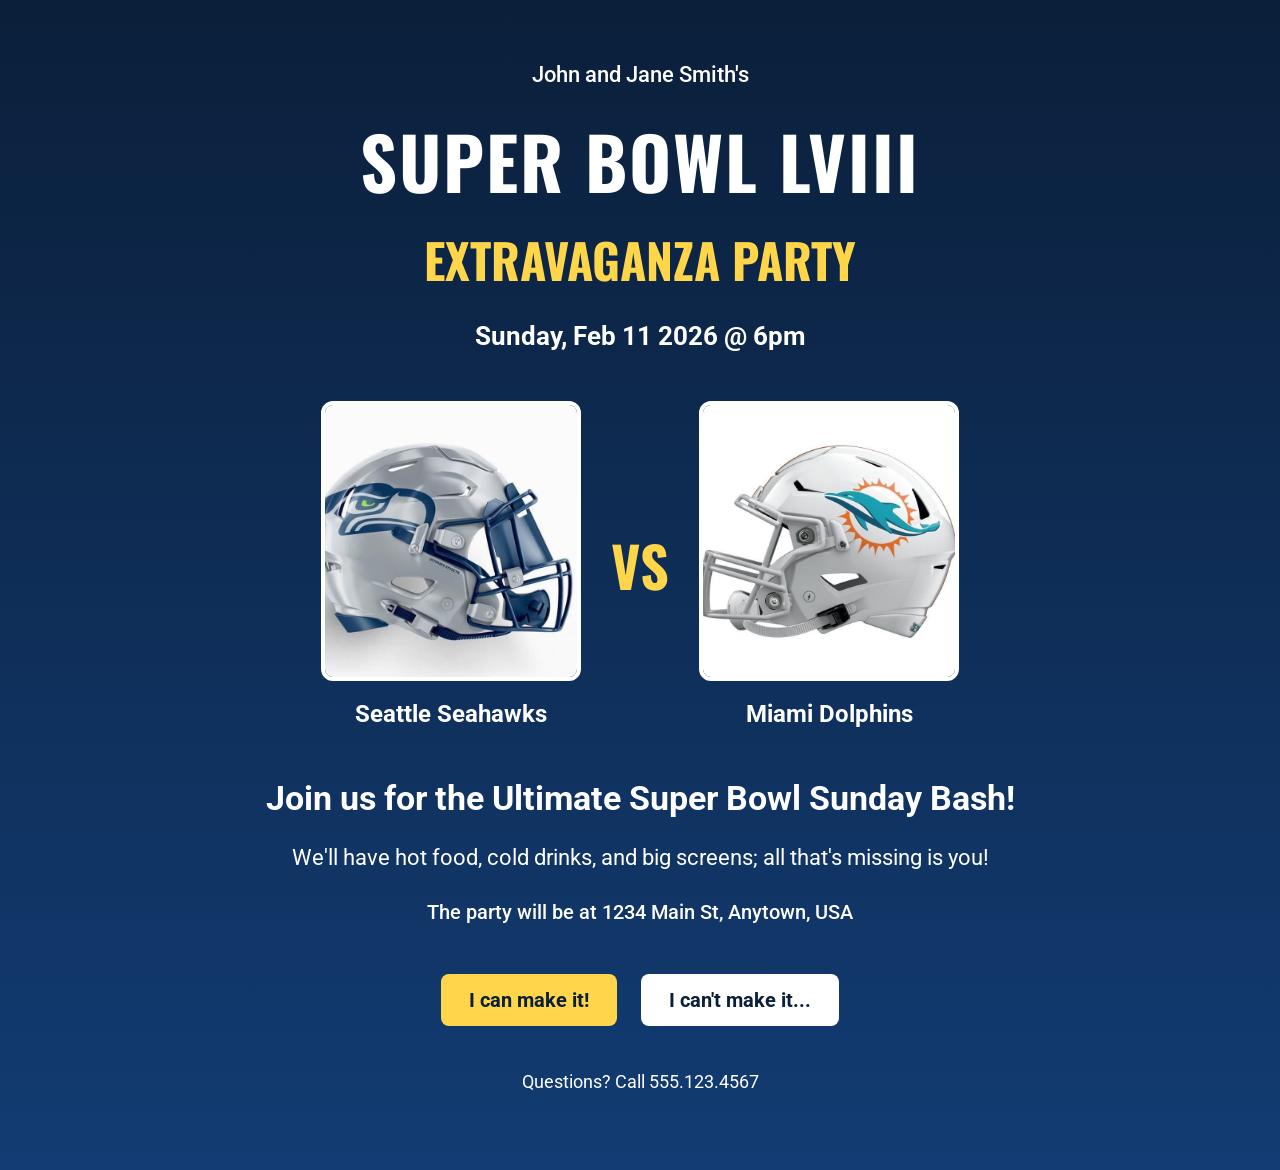
<file: final-eval/index.html>
<!DOCTYPE html>
<html lang="en">
<head>
    <meta charset="UTF-8">
    <meta name="viewport" content="width=device-width, initial-scale=1.0">
    <title>Super Bowl Party</title>
    <link rel="stylesheet" href="css/style.css">
    <link rel="preconnect" href="https://fonts.googleapis.com">
    <link rel="preconnect" href="https://fonts.gstatic.com" crossorigin>
    <link href="https://fonts.googleapis.com/css2?family=Oswald:wght@400;600;700&family=Roboto:wght@400;500;700&display=swap" rel="stylesheet">
</head>
<body>
    <div class="page-container">

        <p class="hosts">John and Jane Smith's</p>

        <div class="title-block">
            <h1>Super Bowl LVIII</h1>
            <h2>Extravaganza Party</h2>
        </div>

        <p class="date-time">Sunday, Feb 11 2026 @ 6pm</p>

        <div class="teams-section">
            <div class="team">
                <img src="images/seahawks.jpg" alt="Seattle Seahawks team image">
                <h3>Seattle Seahawks</h3>
            </div>

            <div class="vs-text">VS</div>

            <div class="team">
                <img src="images/dolphins.jpg" alt="Miami Dolphins team image">
                <h3>Miami Dolphins</h3>
            </div>
        </div>

        <div class="info-section">
            <p class="main-message">Join us for the Ultimate Super Bowl Sunday Bash!</p>

            <p class="sub-message">
                We'll have hot food, cold drinks, and big screens; all that's missing is you!
            </p>

            <p class="location">The party will be at 1234 Main St, Anytown, USA</p>
        </div>

        <div class="buttons">
            <a href="#" class="rsvp-button yes-button">I can make it!</a>
            <a href="#" class="rsvp-button no-button">I can't make it...</a>
        </div>

        <p class="contact">Questions? Call 555.123.4567</p>

    </div>
</body>
</html>
</file>
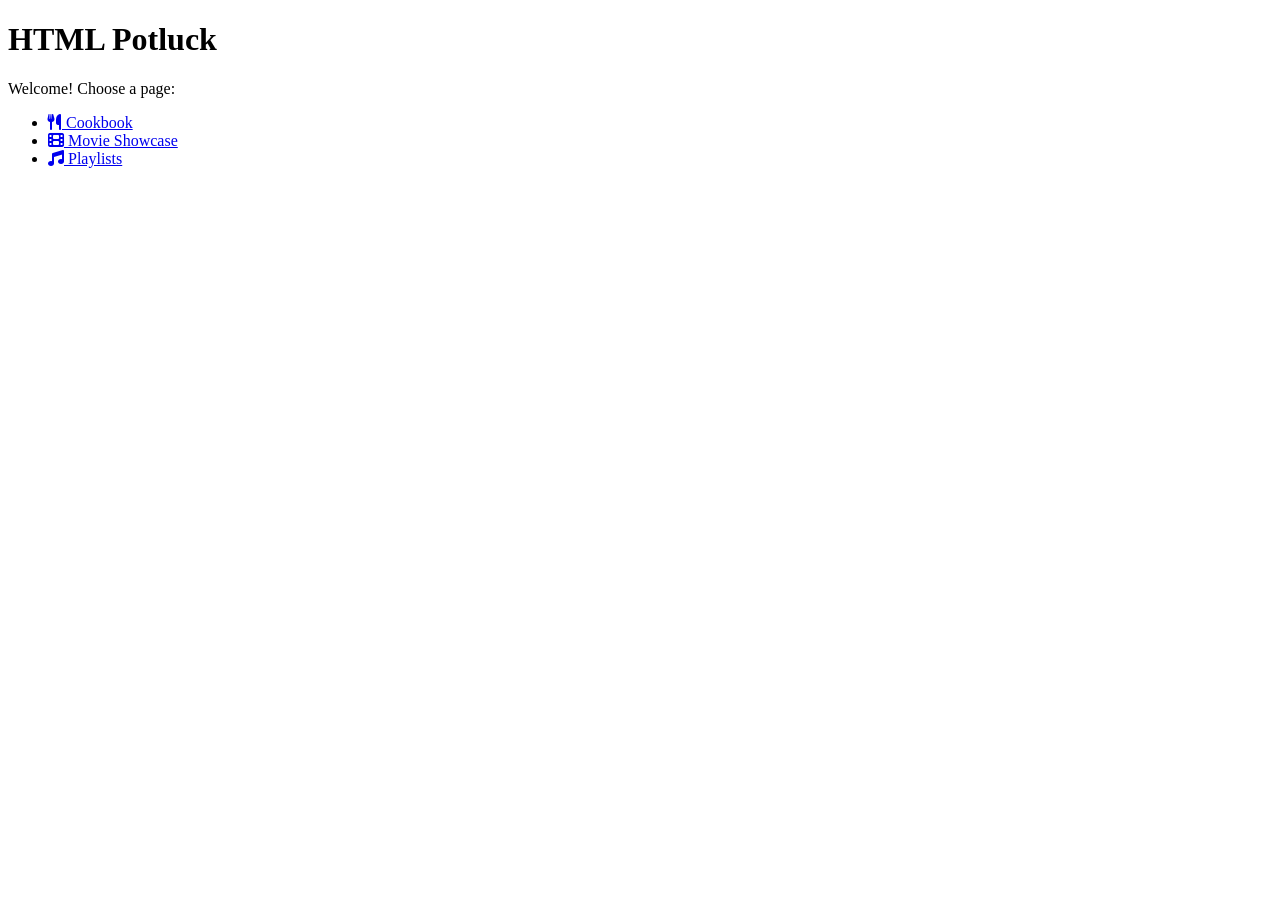
<file: html-potluck/index.html>
<!DOCTYPE html>
<html lang="en">
<head>
    <meta charset="UTF-8">
    <meta name="viewport" content="width=device-width, initial-scale=1.0">
    <title>HTML Potluck</title>
    <link rel="stylesheet" href="https://cdnjs.cloudflare.com/ajax/libs/font-awesome/6.5.0/css/all.min.css">
</head>
<body>
    <h1>HTML Potluck</h1>
    <p>Welcome! Choose a page:</p>

    <ul>
        <li><a href="cookbook.html"><i class="fa-solid fa-utensils"></i> Cookbook</a></li>
        <li><a href="movie-showcase.html"><i class="fa-solid fa-film"></i> Movie Showcase</a></li>
        <li><a href="playlists.html"><i class="fa-solid fa-music"></i> Playlists</a></li>
    </ul>
</body>
</html>
</file>
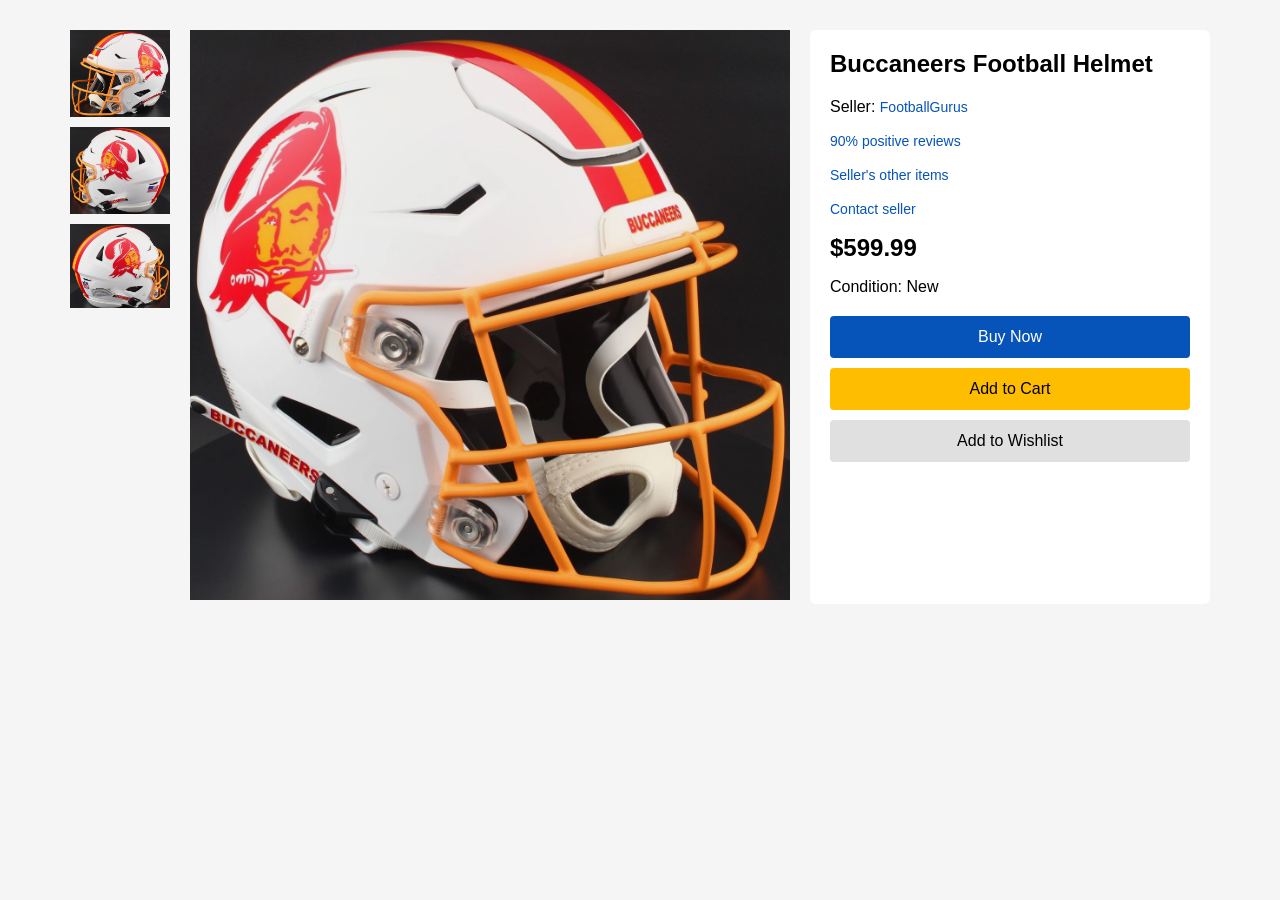
<file: mebay-product-page/index.html>
<!DOCTYPE html>
<html lang="en">
    <head>
        <meta charset="UTF-8">
        <meta name="viewport" content="width=device-width, initial-scale=1.0">
        <title>Mebay-Product-Page</title>
        <link href="css/style.css" rel="stylesheet">
    </head>
    <body>
        <div class="container">

    <div class="left-column">
        <img src="images/extra1.png" alt="Thumbnail 1">
        <img src="images/extra2.png" alt="Thumbnail 2">
        <img src="images/extra3.png" alt="Thumbnail 3">
    </div>

    <div class="middle-column">
        <img src="images/Main.png" alt="Main product image">
    </div>

    <div class="right-column">

        <h2>Buccaneers Football Helmet</h2>

        <p>
            Seller: <a href="#">FootballGurus</a>
        </p>

        <p>
            <a href="#">90% positive reviews</a>
        </p>

        <p>
            <a href="#">Seller's other items</a>
        </p>

        <p>
            <a href="#">Contact seller</a>
        </p>

        <div class="price">$599.99</div>

        <p class="condition">Condition: New</p>

        <button class="buy-btn">Buy Now</button>
        <button class="cart-btn">Add to Cart</button>
        <button class="wishlist-btn">Add to Wishlist</button>

    </div>

</div>
    </body>
</html>
</file>
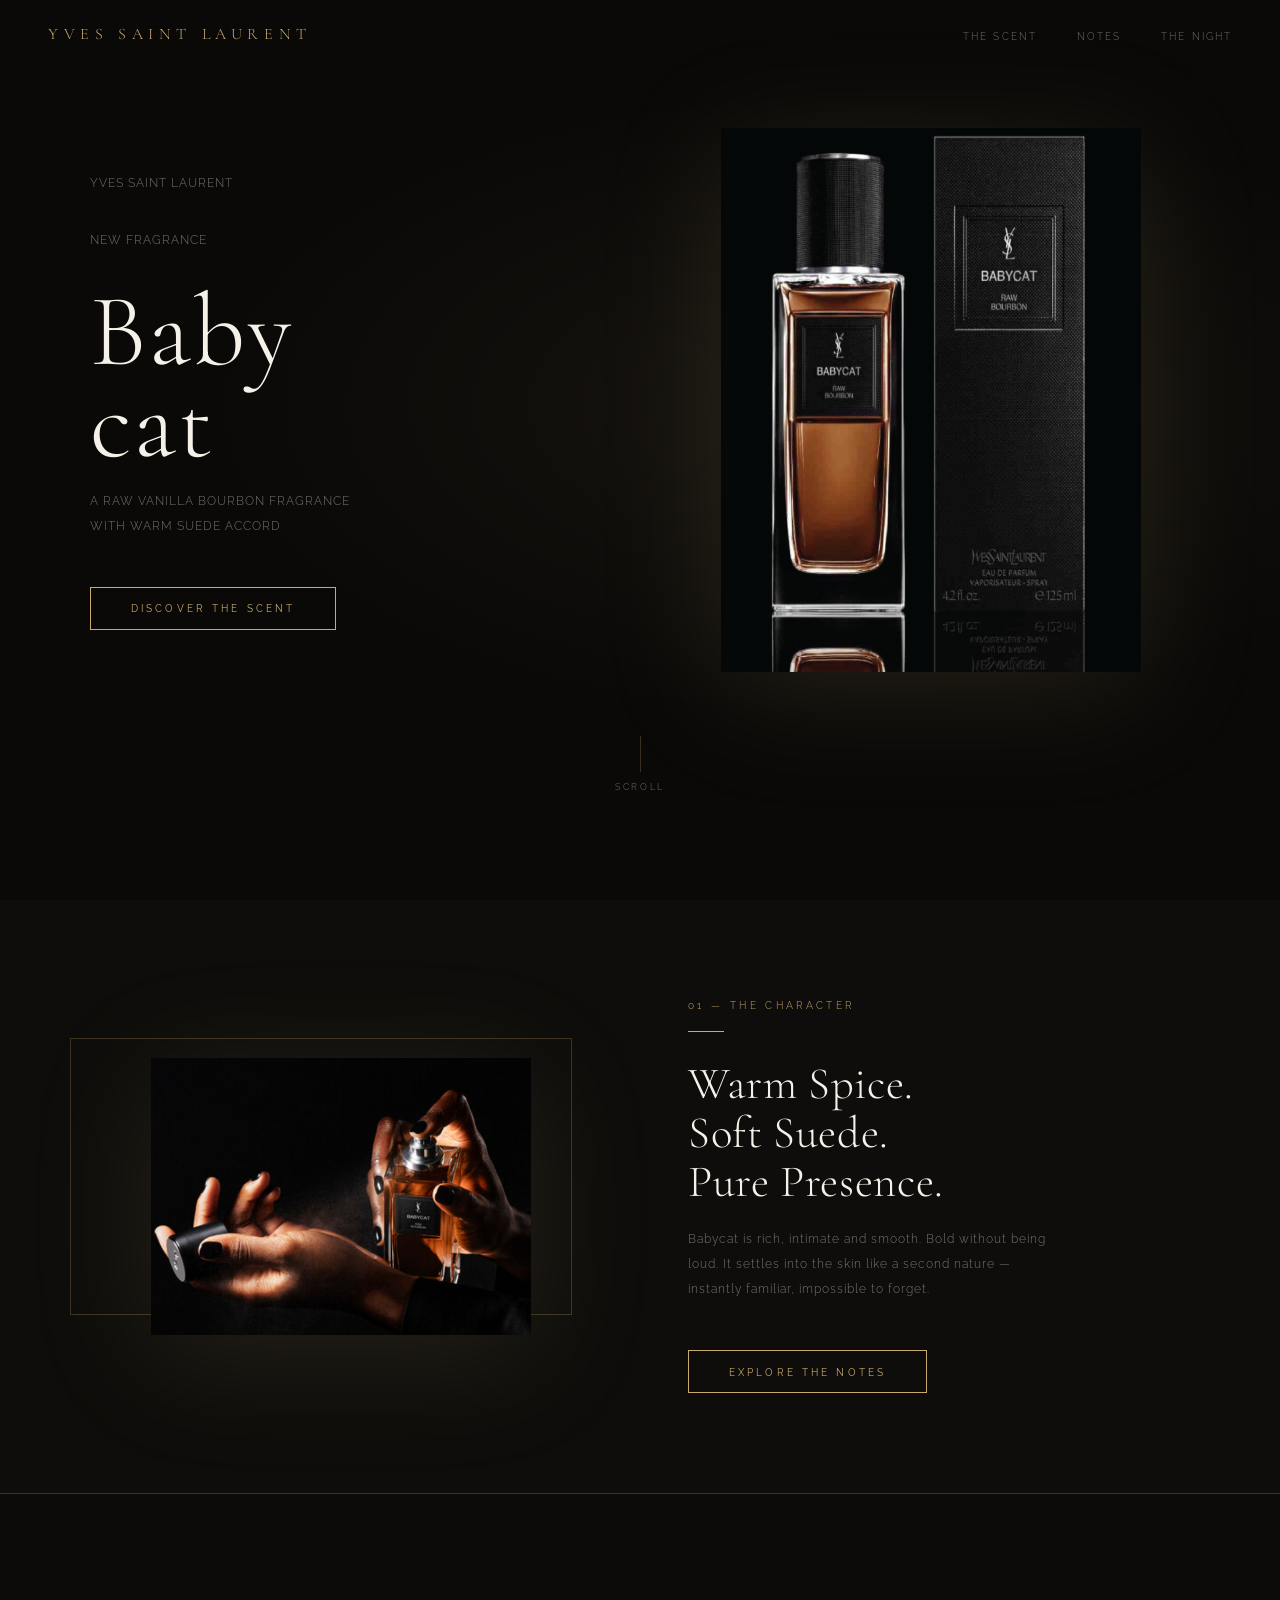
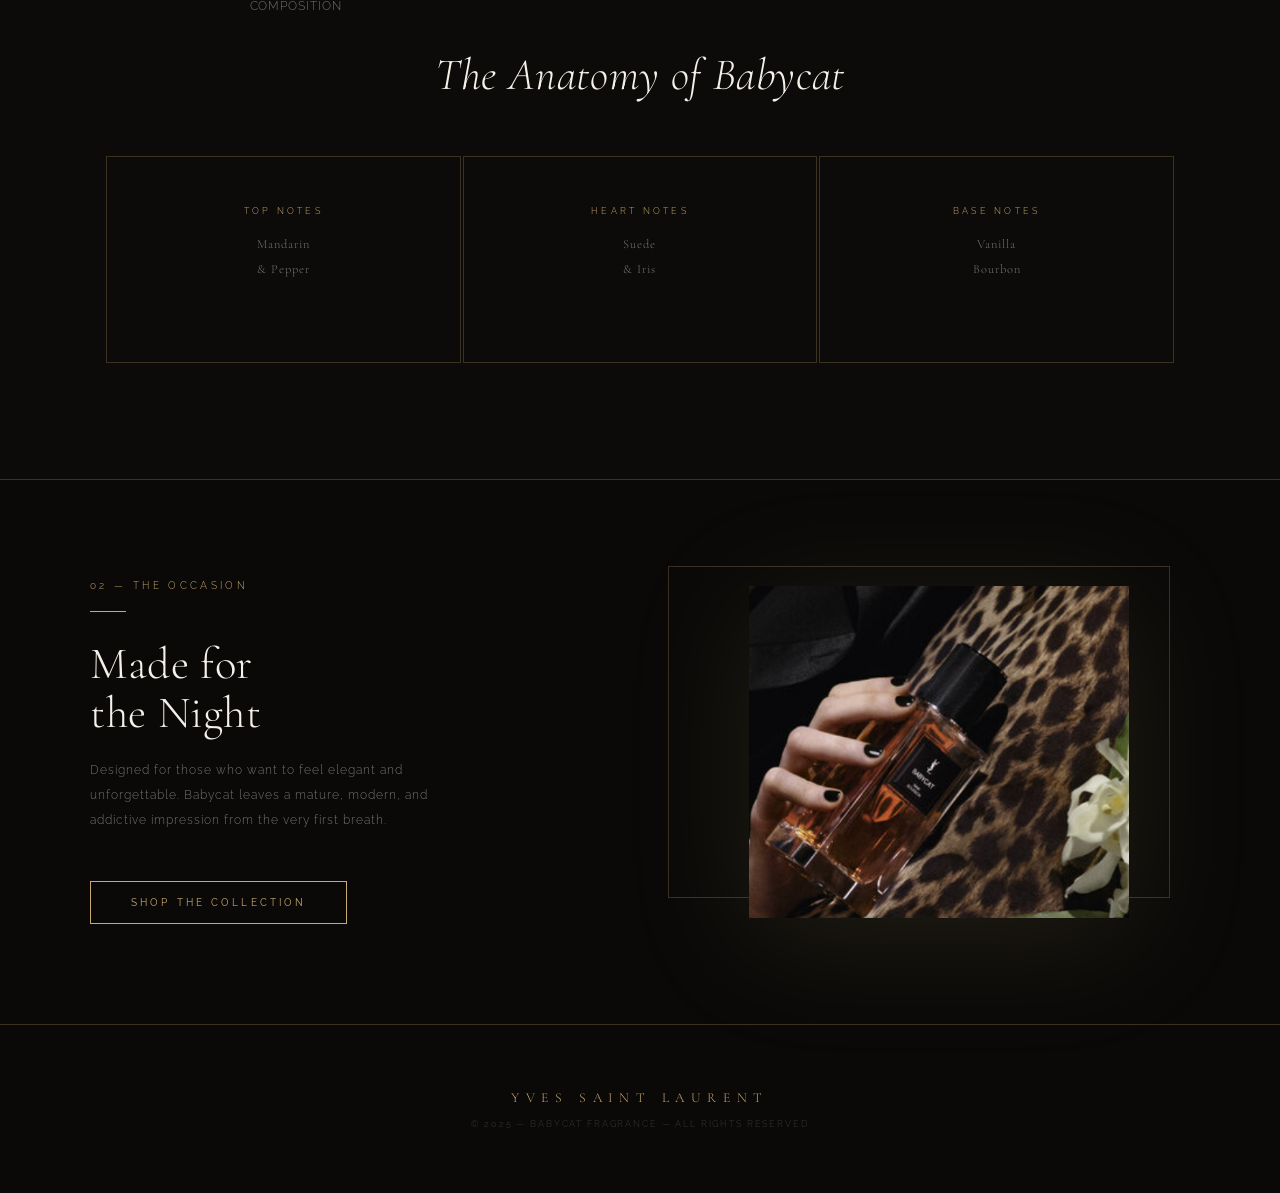
<file: product-showcase-site/index.html>
<!DOCTYPE html>
<html lang="en">
<head>
    <meta charset="UTF-8">
    <meta name="viewport" content="width=device-width, initial-scale=1.0">
    <title>YSL Babycat Showcase</title>

    <link rel="stylesheet" href="css/style.css">

    <!-- Google Fonts -->
    <link rel="preconnect" href="https://fonts.googleapis.com">
    <link rel="preconnect" href="https://fonts.gstatic.com" crossorigin>
    <link href="https://fonts.googleapis.com/css2?family=Cormorant+Garamond:ital,wght@0,300;0,400;1,300&family=Raleway:wght@200;300;400&display=swap" rel="stylesheet">
</head>

<body>

    <!-- NAVBAR -->
    <nav id="navbar">
        <a class="nav-logo" href="#">Yves Saint Laurent</a>
        <ul class="nav-links">
            <li><a href="#section-one">The Scent</a></li>
            <li><a href="#notes">Notes</a></li>
            <li><a href="#section-three">The Night</a></li>
        </ul>
    </nav>

    <!-- HERO -->
    <section class="section section-one" id="section-one">
        <div class="content-column hero-layout">
            <div class="hero-text">
                <p class="brand-name">Yves Saint Laurent</p>
                <p class="hero-eyebrow">New Fragrance</p>
                <h1>Baby<br>cat</h1>
                <p class="tagline">A Raw Vanilla Bourbon Fragrance<br>With Warm Suede Accord</p>
                <button class="button-link" onclick="openModal('scent')">
                    <span>Discover the Scent</span>
                </button>
            </div>
            <div class="hero-img-wrap">
                <img src="images/babycat1.png" alt="YSL Babycat fragrance bottle" class="product-image hero-img">
            </div>
        </div>
        <div class="hero-scroll">
            <div class="scroll-line"></div>
            <span>Scroll</span>
        </div>
    </section>

    <!-- SECTION TWO -->
    <section class="section section-two" id="section-two">
        <div class="content-column split-layout">
            <div class="split-img-wrap reveal-img">
                <div class="img-accent"></div>
                <img src="images/babycat2.png" alt="Close-up image of YSL Babycat fragrance" class="product-image">
            </div>
            <div class="split-text reveal-text">
                <span class="section-number">01 — The Character</span>
                <div class="gold-divider"></div>
                <h2>Warm Spice.<br>Soft Suede.<br>Pure Presence.</h2>
                <p>Babycat is rich, intimate and smooth. Bold without being loud.
                It settles into the skin like a second nature — instantly familiar, impossible to forget.</p>
                <button class="button-link" onclick="openModal('notes')">
                    <span>Explore the Notes</span>
                </button>
            </div>
        </div>
    </section>

    <!-- NOTES SECTION -->
    <section class="section notes-section" id="notes">
        <div class="notes-inner">
            <p class="notes-eyebrow">Composition</p>
            <h2 class="notes-title">The Anatomy of Babycat</h2>
            <div class="notes-grid">
                <div class="note-card">
                    <span class="note-label">Top Notes</span>
                    <p class="note-name">Mandarin<br>& Pepper</p>
                </div>
                <div class="note-card">
                    <span class="note-label">Heart Notes</span>
                    <p class="note-name">Suede<br>& Iris</p>
                </div>
                <div class="note-card">
                    <span class="note-label">Base Notes</span>
                    <p class="note-name">Vanilla<br>Bourbon</p>
                </div>
            </div>
        </div>
    </section>

    <!-- SECTION THREE -->
    <section class="section section-three" id="section-three">
        <div class="content-column split-layout reverse">
            <div class="split-img-wrap reveal-img">
                <div class="img-accent"></div>
                <img src="images/babycat3.png" alt="Lifestyle image featuring YSL Babycat fragrance" class="product-image">
            </div>
            <div class="split-text reveal-text">
                <span class="section-number">02 — The Occasion</span>
                <div class="gold-divider"></div>
                <h2>Made for<br>the Night</h2>
                <p>Designed for those who want to feel elegant and unforgettable.
                Babycat leaves a mature, modern, and addictive impression from the very first breath.</p>
                <button class="button-link" onclick="openModal('shop')">
                    <span>Shop the Collection</span>
                </button>
            </div>
        </div>
    </section>

    <!-- FOOTER -->
    <footer>
        <p class="footer-logo">Yves Saint Laurent</p>
        <p class="footer-copy">&copy; 2025 — Babycat Fragrance — All Rights Reserved</p>
    </footer>

    <!-- MODAL: SCENT -->
    <div class="modal-overlay" id="modal-scent" onclick="closeModal(event, 'scent')">
        <div class="modal">
            <button class="modal-close" onclick="closeModalById('scent')">&#215;</button>
            <p class="modal-eyebrow">Yves Saint Laurent — Babycat</p>
            <h3 class="modal-title">Discover the Scent</h3>
            <p class="modal-body">Babycat is an ode to warmth and raw sensuality. Opening with a spark of citrus and spice,
            it blooms into soft suede and iris before settling into its most seductive form —
            a rich, creamy vanilla bourbon that lingers on the skin for hours.
            Bold without being loud. Intimate without being soft.</p>
        </div>
    </div>

    <!-- MODAL: NOTES -->
    <div class="modal-overlay" id="modal-notes" onclick="closeModal(event, 'notes')">
        <div class="modal">
            <button class="modal-close" onclick="closeModalById('notes')">&#215;</button>
            <p class="modal-eyebrow">Fragrance Profile</p>
            <h3 class="modal-title">Explore the Notes</h3>
            <p class="modal-body">
                <strong>Top:</strong> Mandarin &amp; Black Pepper — a bright, spiced opening that announces your arrival.<br><br>
                <strong>Heart:</strong> Suede &amp; Iris — powdery, tactile, impossibly soft against the skin.<br><br>
                <strong>Base:</strong> Vanilla Bourbon — deep, sweet, and utterly addictive. This is where Babycat lives.
            </p>
        </div>
    </div>

    <!-- MODAL: SHOP -->
    <div class="modal-overlay" id="modal-shop" onclick="closeModal(event, 'shop')">
        <div class="modal">
            <button class="modal-close" onclick="closeModalById('shop')">&#215;</button>
            <p class="modal-eyebrow">The Collection</p>
            <h3 class="modal-title">Shop Babycat</h3>
            <p class="modal-body">Available in 30ml, 60ml, and 90ml Eau de Parfum. The Babycat collection also includes
            a luxurious body lotion and travel-size rollerball for the fragrance obsessed.
            Find it at YSL Beauty boutiques and select luxury department stores worldwide.</p>
        </div>
    </div>

    <script>
        // Navbar scroll effect
        const navbar = document.getElementById('navbar');
        window.addEventListener('scroll', () => {
            navbar.classList.toggle('scrolled', window.scrollY > 60);
        });

        // Scroll-triggered reveal
        const observer = new IntersectionObserver((entries) => {
            entries.forEach(e => {
                if (e.isIntersecting) e.target.classList.add('visible');
            });
        }, { threshold: 0.15 });

        document.querySelectorAll('.reveal-img, .reveal-text, .note-card').forEach(el => observer.observe(el));

        // Modal logic
        function openModal(id) {
            document.getElementById('modal-' + id).classList.add('open');
            document.body.style.overflow = 'hidden';
        }
        function closeModalById(id) {
            document.getElementById('modal-' + id).classList.remove('open');
            document.body.style.overflow = '';
        }
        function closeModal(e, id) {
            if (e.target === e.currentTarget) closeModalById(id);
        }
        document.addEventListener('keydown', e => {
            if (e.key === 'Escape') {
                document.querySelectorAll('.modal-overlay.open').forEach(m => {
                    m.classList.remove('open');
                    document.body.style.overflow = '';
                });
            }
        });
    </script>

</body>
</html>
</file>
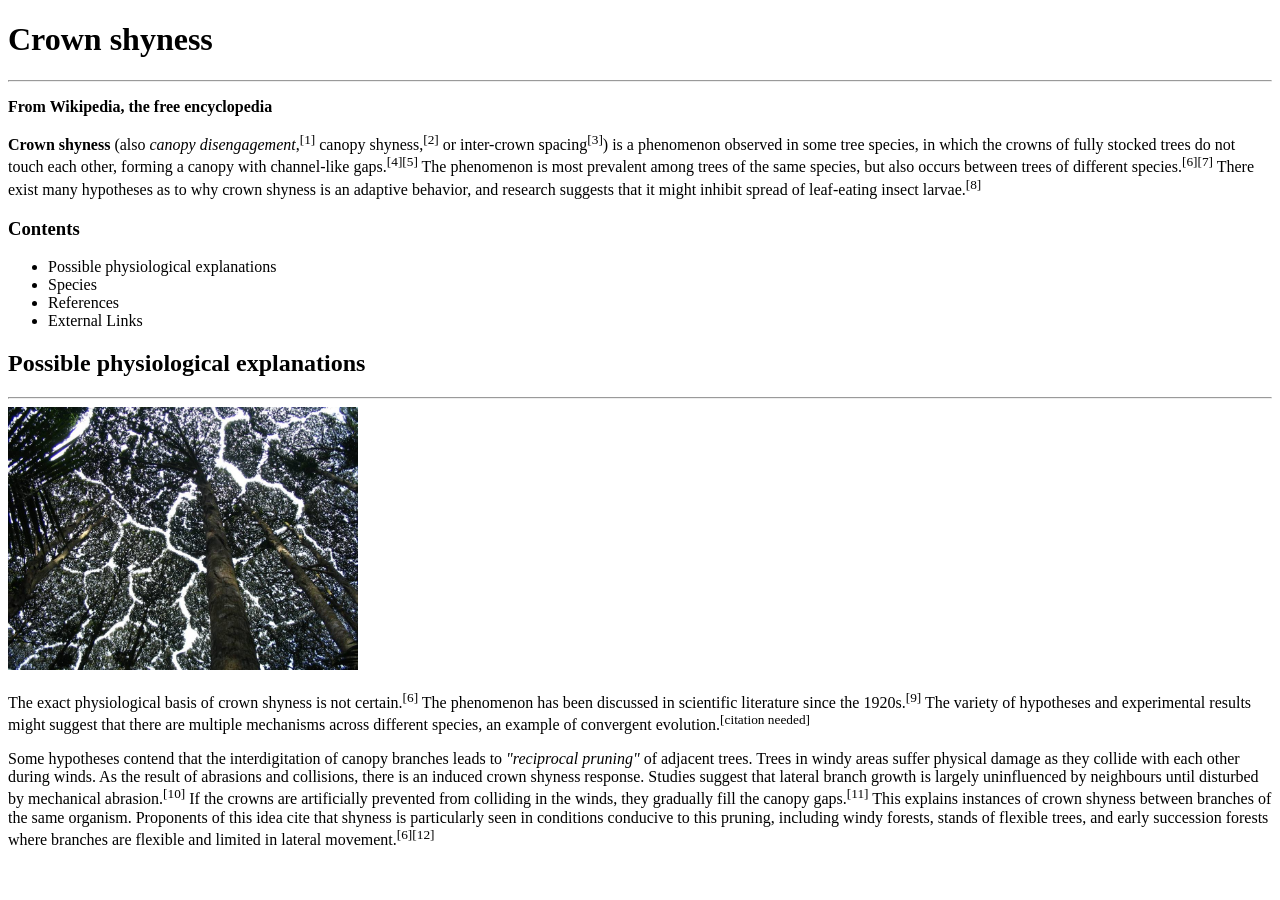
<file: wiki-page/index.html>
<!DOCTYPE html>
<html lang="en">

<head>
    <meta charset="UTF-8">
    <meta name="viewport" content="width=device-width, initial-scale=1.0">
    <title>Crown Shyness</title>
</head>

<body>

<h1>Crown shyness</h1>

<hr>

<p><b>From Wikipedia, the free encyclopedia</b></p>

<p>
<b>Crown shyness</b> (also <i>canopy disengagement</i>,<sup>[1]</sup> canopy shyness,<sup>[2]</sup> 
or inter-crown spacing<sup>[3]</sup>) is a phenomenon observed in some tree species, in which 
the crowns of fully stocked trees do not touch each other, forming a canopy with channel-like 
gaps.<sup>[4][5]</sup> The phenomenon is most prevalent among trees of the same species, but 
also occurs between trees of different species.<sup>[6][7]</sup> There exist many hypotheses 
as to why crown shyness is an adaptive behavior, and research suggests that it might inhibit 
spread of leaf-eating insect larvae.<sup>[8]</sup>
</p>

<h3>Contents</h3>

<ul>
<li>Possible physiological explanations</li>
<li>Species</li>
<li>References</li>
<li>External Links</li>
</ul>

<h2>Possible physiological explanations</h2>

<hr>

<img src="images/wikiphoto.jpg" alt="Example of crown shyness in trees" width="350">

<p>
The exact physiological basis of crown shyness is not certain.<sup>[6]</sup> The phenomenon 
has been discussed in scientific literature since the 1920s.<sup>[9]</sup> The variety of 
hypotheses and experimental results might suggest that there are multiple mechanisms across 
different species, an example of convergent evolution.<sup>[citation needed]</sup>
</p>

<p>
Some hypotheses contend that the interdigitation of canopy branches leads to 
<i>"reciprocal pruning"</i> of adjacent trees. Trees in windy areas suffer physical 
damage as they collide with each other during winds. As the result of abrasions and 
collisions, there is an induced crown shyness response. Studies suggest that lateral 
branch growth is largely uninfluenced by neighbours until disturbed by mechanical 
abrasion.<sup>[10]</sup> If the crowns are artificially prevented from colliding in the 
winds, they gradually fill the canopy gaps.<sup>[11]</sup> This explains instances of crown 
shyness between branches of the same organism. Proponents of this idea cite that shyness 
is particularly seen in conditions conducive to this pruning, including windy forests, 
stands of flexible trees, and early succession forests where branches are flexible and 
limited in lateral movement.<sup>[6][12]</sup>
</p>

</body>
</html>
</file>
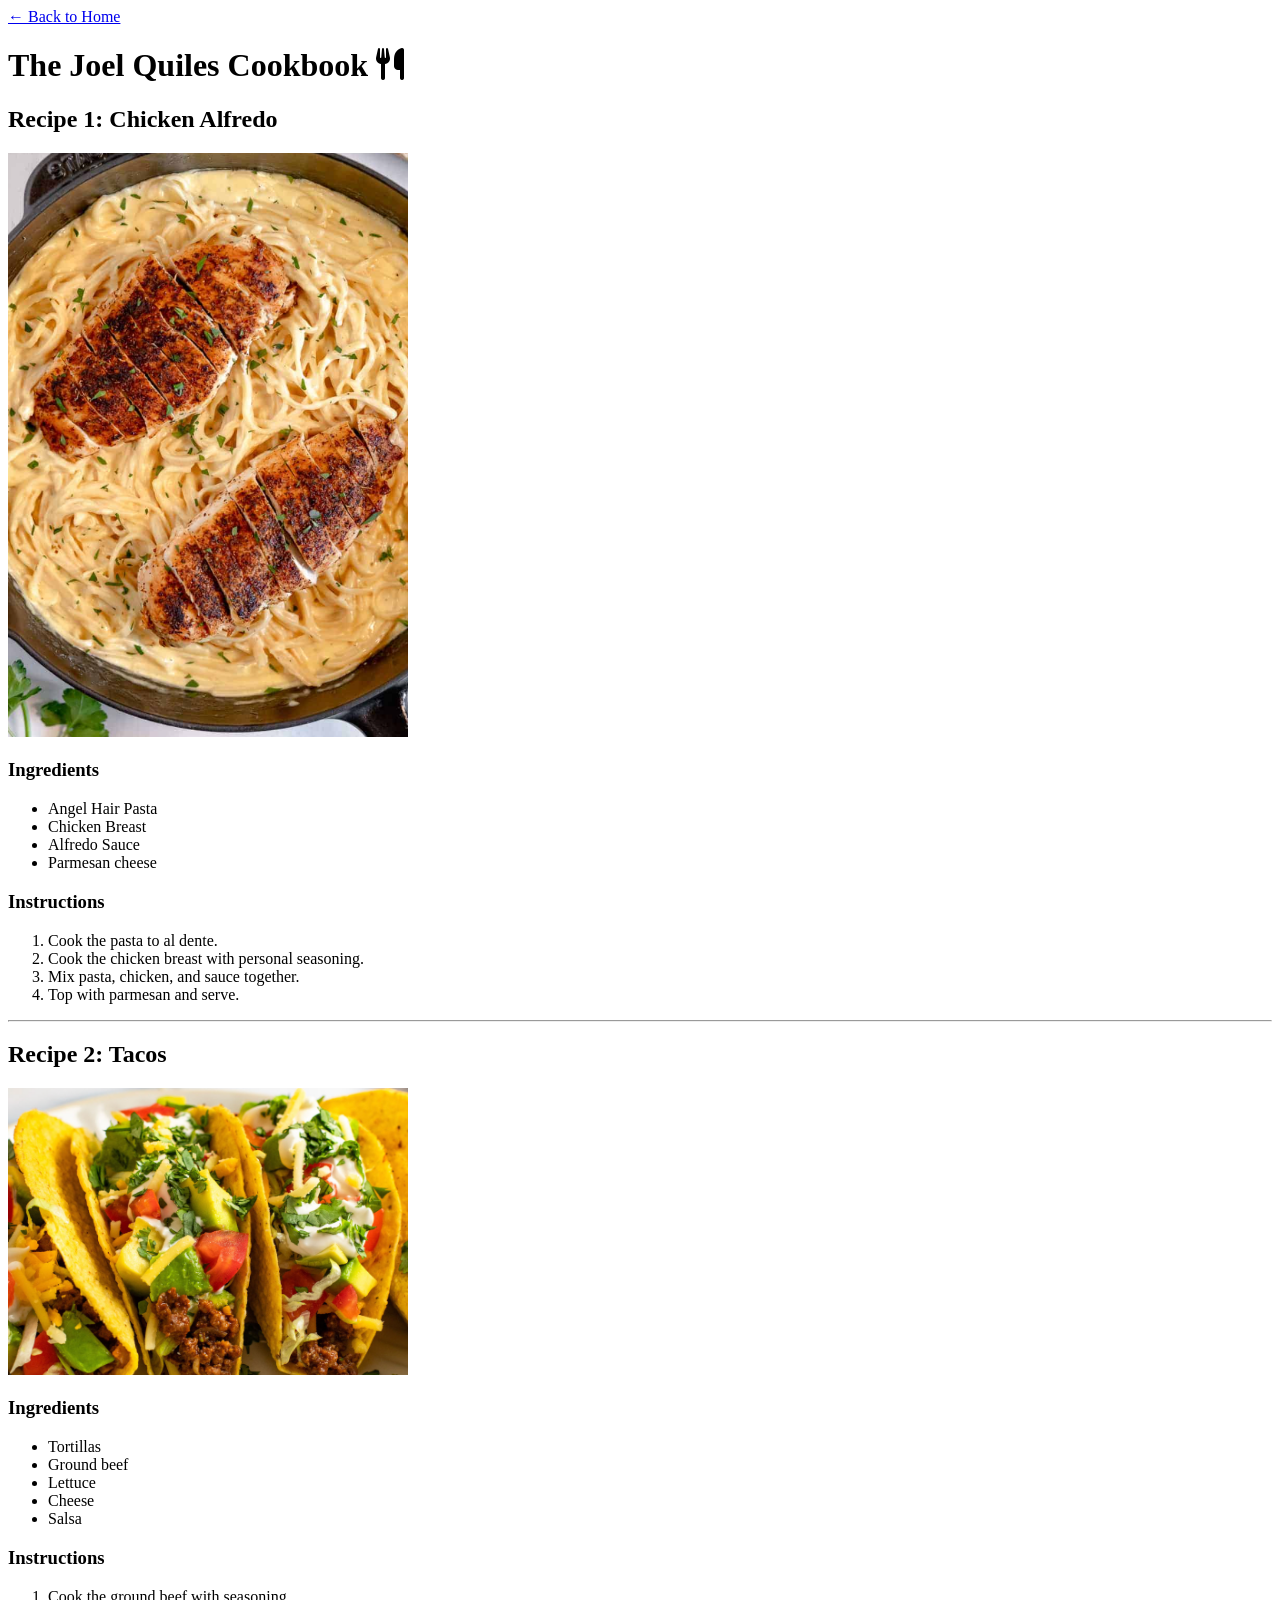
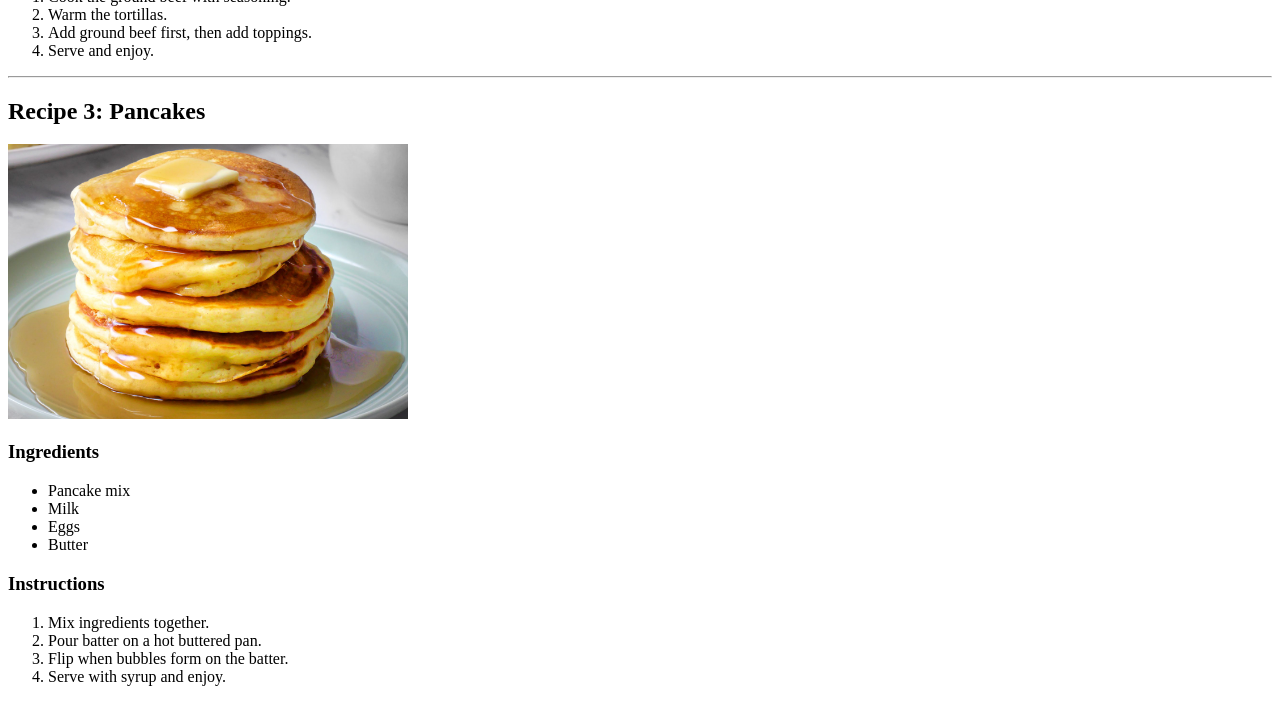
<file: html-potluck/cookbook.html>
<!DOCTYPE html>
<html lang="en">
<head>
    <meta charset="UTF-8">
    <meta name="viewport" content="width=device-width, initial-scale=1.0">
    <title>Cookbook</title>
    <link rel="stylesheet" href="https://cdnjs.cloudflare.com/ajax/libs/font-awesome/6.5.0/css/all.min.css">
</head>
<body>
    <a href="index.html">← Back to Home</a>

    <h1>The Joel Quiles Cookbook <i class="fa-solid fa-utensils"></i></h1>

    <h2>Recipe 1: Chicken Alfredo</h2>
    <img src="images/recipe1.jpg" alt="Chicken Alfredo" width="400">

    <h3>Ingredients</h3>
    <ul>
        <li>Angel Hair Pasta</li>
        <li>Chicken Breast</li>
        <li>Alfredo Sauce</li>
        <li>Parmesan cheese</li>
    </ul>

    <h3>Instructions</h3>
    <ol>
        <li>Cook the pasta to al dente.</li>
        <li>Cook the chicken breast with personal seasoning.</li>
        <li>Mix pasta, chicken, and sauce together.</li>
        <li>Top with parmesan and serve.</li>
    </ol>

    <hr>

    <h2>Recipe 2: Tacos</h2>
    <img src="images/recipe2.jpg" alt="Tacos" width="400">

    <h3>Ingredients</h3>
    <ul>
        <li>Tortillas</li>
        <li>Ground beef</li>
        <li>Lettuce</li>
        <li>Cheese</li>
        <li>Salsa</li>
    </ul>

    <h3>Instructions</h3>
    <ol>
        <li>Cook the ground beef with seasoning.</li>
        <li>Warm the tortillas.</li>
        <li>Add ground beef first, then add toppings.</li>
        <li>Serve and enjoy.</li>
    </ol>

    <hr>

    <h2>Recipe 3: Pancakes</h2>
    <img src="images/recipe3.jpg" alt="Pancakes" width="400">

    <h3>Ingredients</h3>
    <ul>
        <li>Pancake mix</li>
        <li>Milk</li>
        <li>Eggs</li>
        <li>Butter</li>
    </ul>

    <h3>Instructions</h3>
    <ol>
        <li>Mix ingredients together.</li>
        <li>Pour batter on a hot buttered pan.</li>
        <li>Flip when bubbles form on the batter.</li>
        <li>Serve with syrup and enjoy.</li>
    </ol>
</body>
</html>
</file>
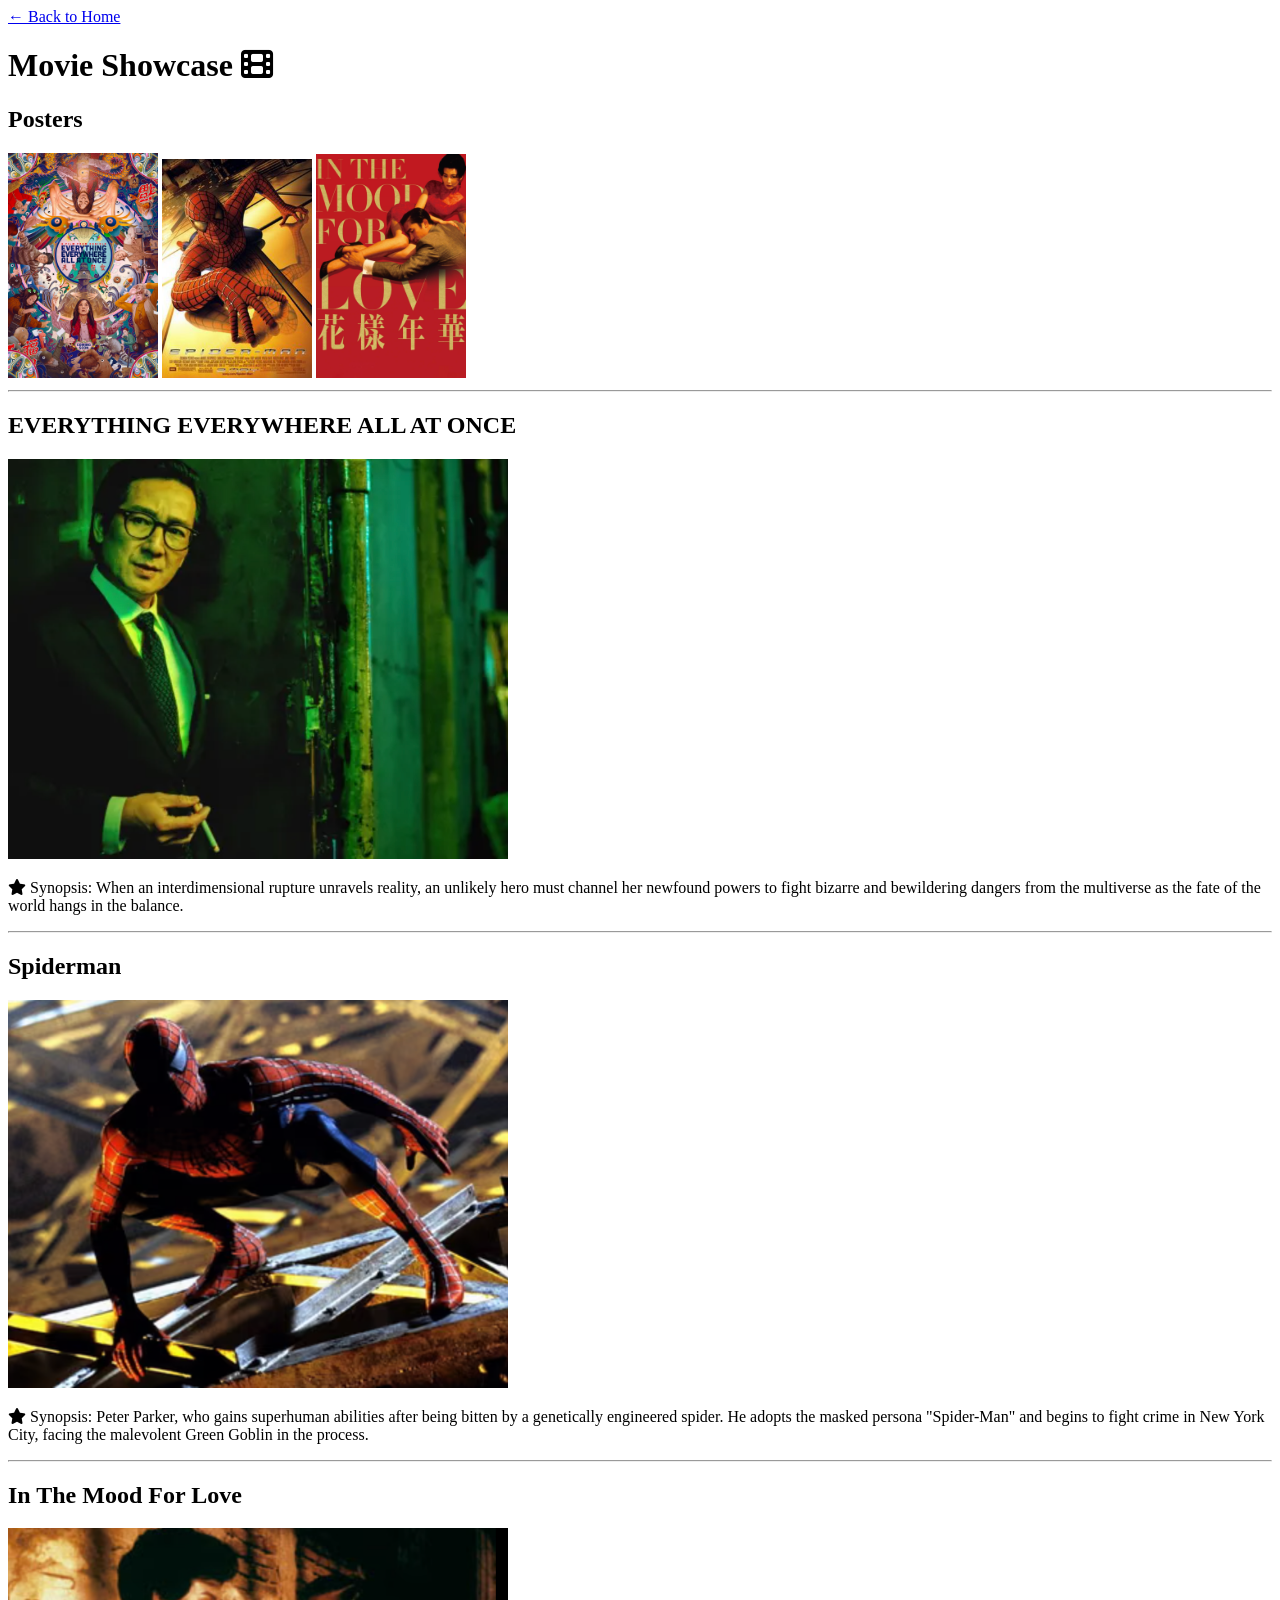
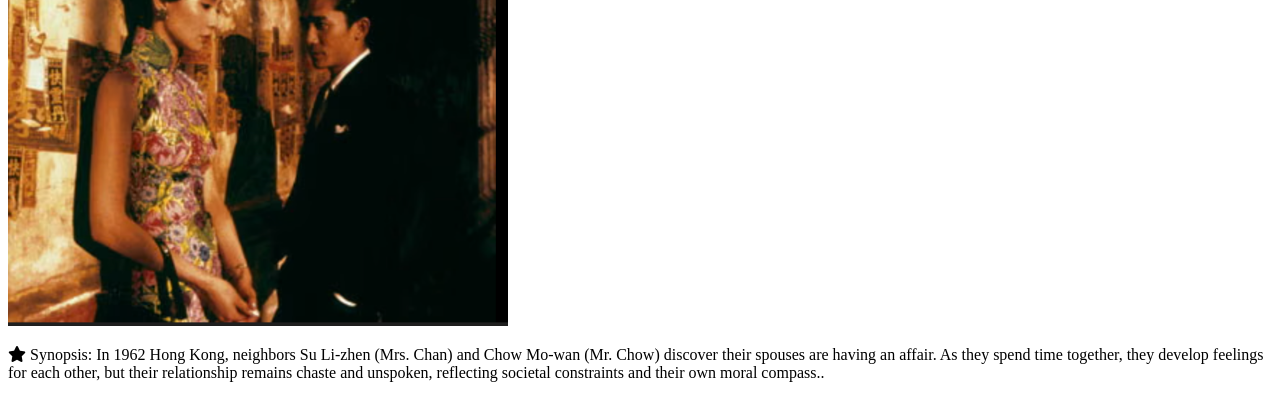
<file: html-potluck/movie-showcase.html>
<!DOCTYPE html>
<html lang="en">
<head>
    <meta charset="UTF-8">
    <meta name="viewport" content="width=device-width, initial-scale=1.0">
    <title>Movie Showcase</title>
    <link rel="stylesheet" href="https://cdnjs.cloudflare.com/ajax/libs/font-awesome/6.5.0/css/all.min.css">
</head>
<body>
    <a href="index.html">← Back to Home</a>

    <h1>Movie Showcase <i class="fa-solid fa-film"></i></h1>

    <h2>Posters</h2>
    <img src="images/poster1.jpg" alt="Movie poster 1" width="150">
    <img src="images/poster2.jpg" alt="Movie poster 2" width="150">
    <img src="images/poster3.jpg" alt="Movie poster 3" width="150">

    <hr>

    <h2>EVERYTHING EVERYWHERE ALL AT ONCE</h2>
    <img src="images/movie1.jpg" alt="Movie 1 scene" width="500">
    <p><i class="fa-solid fa-star"></i> Synopsis: When an interdimensional rupture unravels reality, an unlikely hero must channel her newfound powers to fight bizarre and bewildering dangers from the multiverse as the fate of the world hangs in the balance.</p>

    <hr>

    <h2>Spiderman</h2>
    <img src="images/movie2.jpg" alt="Movie 2 scene" width="500">
    <p><i class="fa-solid fa-star"></i> Synopsis: Peter Parker, who gains superhuman abilities after being bitten by a genetically engineered spider. He adopts the masked persona "Spider-Man" and begins to fight crime in New York City, facing the malevolent Green Goblin in the process.</p>

    <hr>

    <h2>In The Mood For Love</h2>
    <img src="images/movie3.jpg" alt="Movie 3 scene" width="500">
    <p><i class="fa-solid fa-star"></i> Synopsis: In 1962 Hong Kong, neighbors Su Li-zhen (Mrs. Chan) and Chow Mo-wan (Mr. Chow) discover their spouses are having an affair. As they spend time together, they develop feelings for each other, but their relationship remains chaste and unspoken, reflecting societal constraints and their own moral compass..</p>
</body>
</html>
</file>
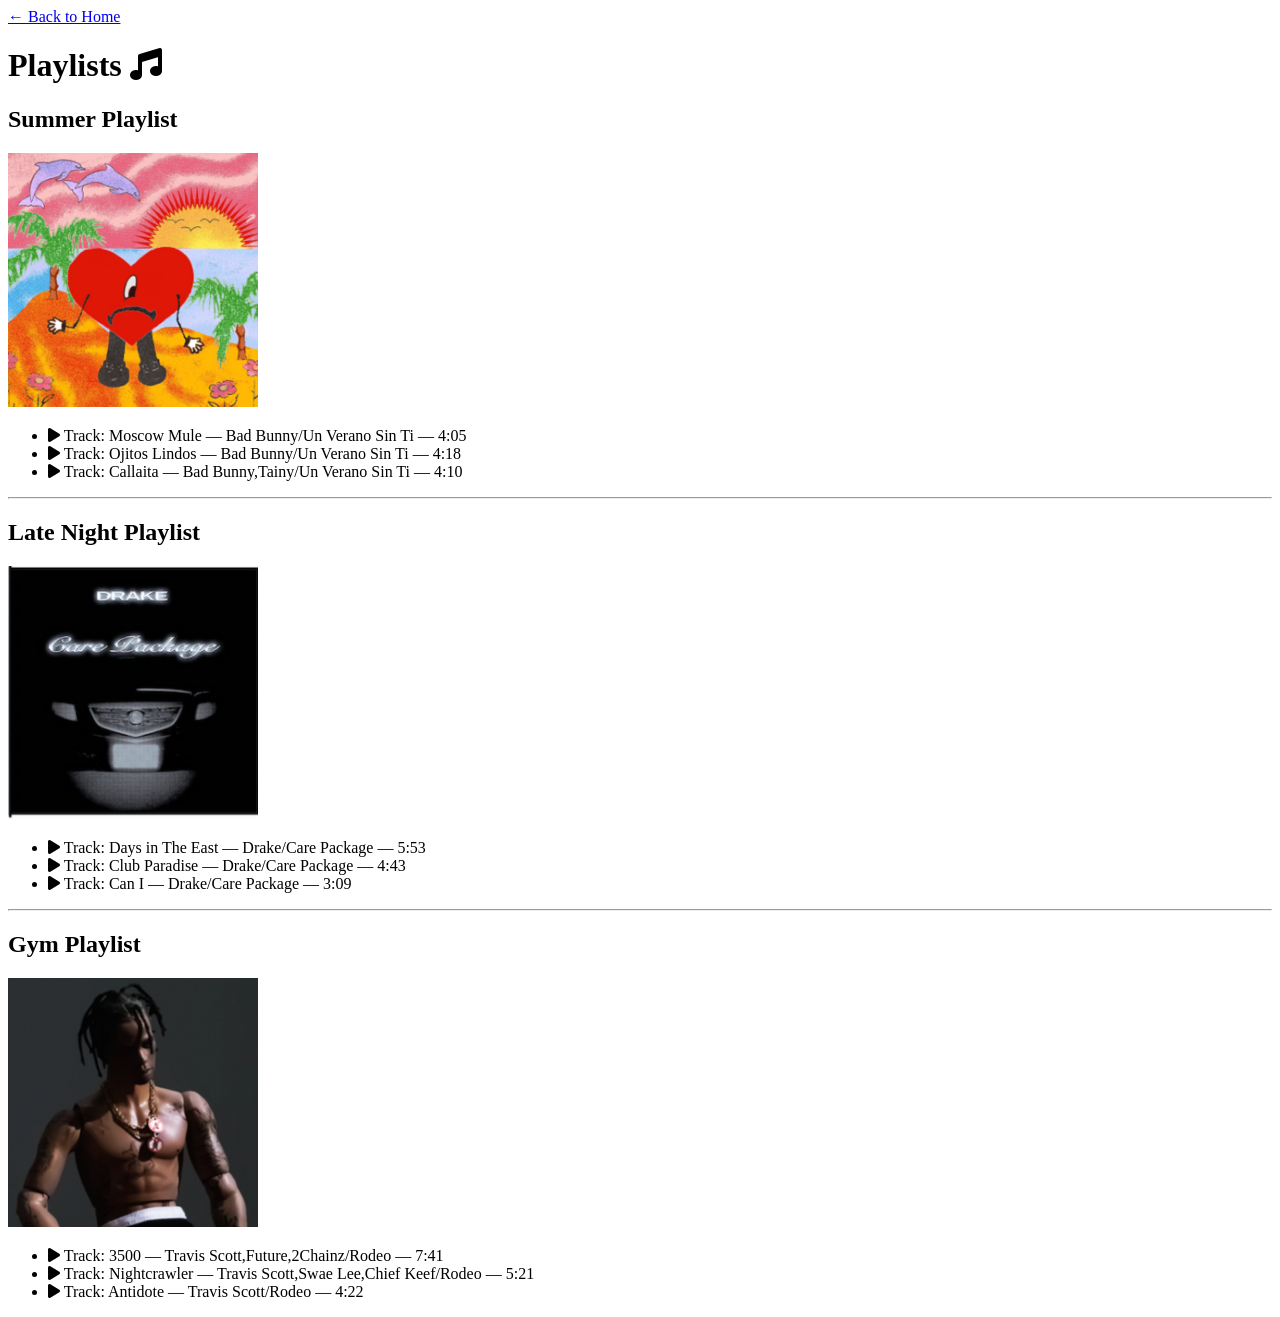
<file: html-potluck/playlists.html>
<!DOCTYPE html>
<html lang="en">
<head>
    <meta charset="UTF-8">
    <meta name="viewport" content="width=device-width, initial-scale=1.0">
    <title>Playlists</title>
    <link rel="stylesheet" href="https://cdnjs.cloudflare.com/ajax/libs/font-awesome/6.5.0/css/all.min.css">
</head>
<body>
    <a href="index.html">← Back to Home</a>

    <h1>Playlists <i class="fa-solid fa-music"></i></h1>

    <h2>Summer Playlist</h2>
    <img src="images/album1.jpg" alt="Album cover 1" width="250">

    <ul>
        <li><i class="fa-solid fa-play"></i> Track: Moscow Mule — Bad Bunny/Un Verano Sin Ti — 4:05</li>
        <li><i class="fa-solid fa-play"></i> Track: Ojitos Lindos — Bad Bunny/Un Verano Sin Ti — 4:18</li>
        <li><i class="fa-solid fa-play"></i> Track: Callaita — Bad Bunny,Tainy/Un Verano Sin Ti — 4:10</li>
    </ul>

    <hr>

    <h2>Late Night Playlist</h2>
    <img src="images/album2.jpg" alt="Album cover 2" width="250">

    <ul>
        <li><i class="fa-solid fa-play"></i> Track: Days in The East — Drake/Care Package — 5:53</li>
        <li><i class="fa-solid fa-play"></i> Track: Club Paradise — Drake/Care Package — 4:43</li>
        <li><i class="fa-solid fa-play"></i> Track: Can I — Drake/Care Package — 3:09</li>
    </ul>

    <hr>

    <h2>Gym Playlist</h2>
    <img src="images/album3.jpg" alt="Album cover 3" width="250">

    <ul>
        <li><i class="fa-solid fa-play"></i> Track: 3500 — Travis Scott,Future,2Chainz/Rodeo — 7:41</li>
        <li><i class="fa-solid fa-play"></i> Track: Nightcrawler — Travis Scott,Swae Lee,Chief Keef/Rodeo — 5:21</li>
        <li><i class="fa-solid fa-play"></i> Track: Antidote — Travis Scott/Rodeo — 4:22</li>
    </ul>
</body>
</html>
</file>
<file: final-eval/css/style.css>
* {
    box-sizing: border-box;
}

body {
    margin: 0;
    background: linear-gradient(to bottom, #0b1f3a, #123c73);
    color: white;
    font-family: "Roboto", sans-serif;
}

.page-container {
    width: 80%;
    max-width: 900px;
    margin-left: auto;
    margin-right: auto;
    text-align: center;
    padding: 40px 20px 60px;
}

.hosts {
    font-size: 22px;
    margin-bottom: 20px;
    font-weight: 500;
}

.title-block {
    margin-bottom: 25px;
}

h1 {
    font-family: "Oswald", sans-serif;
    font-size: 72px;
    margin: 0;
    text-transform: uppercase;
    letter-spacing: 2px;
}

h2 {
    font-family: "Oswald", sans-serif;
    font-size: 48px;
    margin-top: 10px;
    margin-bottom: 0;
    text-transform: uppercase;
    color: #ffd54a;
}

.date-time {
    font-size: 26px;
    margin-bottom: 50px;
    font-weight: 700;
}

.teams-section {
    display: flex;
    justify-content: center;
    align-items: center;
    gap: 30px;
    margin-bottom: 50px;
    flex-wrap: wrap;
}

.team {
    width: 260px;
}

.team img {
    width: 100%;
    height: 280px;
    object-fit: cover;
    border-radius: 12px;
    border: 4px solid white;
}

.team h3 {
    font-size: 24px;
    margin-top: 15px;
    margin-bottom: 0;
}

.vs-text {
    font-family: "Oswald", sans-serif;
    font-size: 56px;
    font-weight: 700;
    color: #ffd54a;
}

.info-section {
    margin-bottom: 40px;
}

.main-message {
    font-size: 34px;
    font-weight: 700;
    margin-bottom: 20px;
}

.sub-message {
    font-size: 22px;
    line-height: 1.6;
    margin-bottom: 25px;
}

.location {
    font-size: 20px;
    font-weight: 500;
}

.buttons {
    margin-bottom: 35px;
}

.rsvp-button {
    display: inline-block;
    text-decoration: none;
    padding: 14px 28px;
    margin: 10px;
    border-radius: 8px;
    font-size: 20px;
    font-weight: 700;
}

.yes-button {
    background-color: #ffd54a;
    color: #0b1f3a;
}

.no-button {
    background-color: white;
    color: #0b1f3a;
}

.contact {
    font-size: 18px;
    margin-top: 20px;
}
</file>
<file: mebay-product-page/css/style.css>
* {
    box-sizing: border-box;
}

body {
    margin: 0;
    font-family: Arial, sans-serif;
    background-color: #f5f5f5;
}

.container {
    display: flex;
    gap: 20px;
    padding: 30px;
    max-width: 1200px;
    margin: 0 auto;
}

/* LEFT COLUMN - Thumbnails */
.left-column {
    width: 100px;
    display: flex;
    flex-direction: column;
    gap: 10px;
}

.left-column img {
    width: 100%;
    cursor: pointer;
}

/* MIDDLE COLUMN - Main Image */
.middle-column {
    flex: 1;
}

.middle-column img {
    width: 100%;
    max-width: 600px;
}

/* RIGHT COLUMN - Product Info */
.right-column {
    width: 400px;
    background-color: white;
    padding: 20px;
    border-radius: 6px;
}

.right-column h2 {
    margin-top: 0;
}

.right-column a {
    text-decoration: none;
    color: #0654ba;
    font-size: 14px;
}

.right-column a:hover {
    text-decoration: underline;
}

.price {
    font-size: 24px;
    font-weight: bold;
    margin: 15px 0;
}

.condition {
    margin-bottom: 20px;
}

/* Buttons */
button {
    display: block;
    width: 100%;
    padding: 12px;
    margin-bottom: 10px;
    font-size: 16px;
    border: none;
    border-radius: 4px;
    cursor: pointer;
}

.buy-btn {
    background-color: #0654ba;
    color: white;
}

.cart-btn {
    background-color: #ffbd00;
}

.wishlist-btn {
    background-color: #e0e0e0;
}
</file>
<file: product-showcase-site/css/style.css>
/* ── RESET & BASE ─────────────────────────────────────── */
* {
    box-sizing: border-box;
    margin: 0;
    padding: 0;
}

:root {
    --black:       #0a0908;
    --warm-black:  #111009;
    --gold:        #c8a96e;
    --gold-light:  #e2c98a;
    --cream:       #f5f0e8;
    --muted:       rgba(245, 240, 232, 0.45);
    --border:      rgba(200, 169, 110, 0.25);
}

html {
    scroll-behavior: smooth;
}

body {
    font-family: 'Raleway', sans-serif;
    font-weight: 300;
    background-color: var(--black);
    color: var(--cream);
    letter-spacing: 0.04em;
    overflow-x: hidden;
}

/* ── NAVBAR ───────────────────────────────────────────── */
#navbar {
    position: fixed;
    top: 0; left: 0; right: 0;
    z-index: 100;
    display: flex;
    justify-content: space-between;
    align-items: center;
    padding: 1.5rem 3rem;
    background: linear-gradient(to bottom, rgba(10,9,8,0.85), transparent);
    transition: background 0.4s;
}

#navbar.scrolled {
    background: rgba(10,9,8,0.95);
    border-bottom: 0.5px solid var(--border);
}

.nav-logo {
    font-family: 'Cormorant Garamond', serif;
    font-weight: 300;
    font-size: 1rem;
    letter-spacing: 0.35em;
    color: var(--gold);
    text-decoration: none;
    text-transform: uppercase;
}

.nav-links {
    display: flex;
    gap: 2.5rem;
    list-style: none;
}

.nav-links a {
    color: var(--muted);
    text-decoration: none;
    font-size: 0.65rem;
    letter-spacing: 0.2em;
    text-transform: uppercase;
    transition: color 0.3s;
}

.nav-links a:hover {
    color: var(--gold);
}

/* ── SECTIONS ─────────────────────────────────────────── */
.section {
    width: 100%;
    padding: 100px 20px;
}

.content-column {
    width: 90%;
    max-width: 1100px;
    margin-left: auto;
    margin-right: auto;
}

.section-one   { background-color: #0a0908; }
.section-two   { background-color: #0e0d0b; }
.section-three { background-color: #0a0908; }

/* ── HERO ─────────────────────────────────────────────── */
.section-one {
    min-height: 100vh;
    display: flex;
    flex-direction: column;
    justify-content: center;
    align-items: center;
    position: relative;
    padding-top: 120px;
    background-image: radial-gradient(ellipse 70% 50% at 65% 45%, rgba(200,169,110,0.07) 0%, transparent 70%);
}

.hero-layout {
    display: grid;
    grid-template-columns: 1fr 1fr;
    align-items: center;
    gap: 4rem;
}

.hero-text {
    opacity: 0;
    animation: fadeUp 1.2s cubic-bezier(0.22, 1, 0.36, 1) 0.2s forwards;
}

.brand-name {
    font-size: 0.65rem;
    letter-spacing: 0.4em;
    text-transform: uppercase;
    color: var(--gold);
    margin-bottom: 0.5rem;
}

.hero-eyebrow {
    font-size: 0.65rem;
    letter-spacing: 0.3em;
    text-transform: uppercase;
    color: var(--muted);
    margin-bottom: 1.5rem;
}

.hero-img-wrap {
    opacity: 0;
    animation: fadeSlideIn 1.4s cubic-bezier(0.22, 1, 0.36, 1) 0.4s forwards;
    display: flex;
    justify-content: center;
}

/* ── PRODUCT IMAGES ───────────────────────────────────── */
.product-image {
    width: 100%;
    max-width: 380px;
    display: block;
    margin: 0 auto;
    filter: drop-shadow(0 20px 60px rgba(200, 169, 110, 0.12));
}

.hero-img {
    max-width: 420px;
}

/* ── HERO SCROLL INDICATOR ────────────────────────────── */
.hero-scroll {
    display: flex;
    flex-direction: column;
    align-items: center;
    gap: 0.6rem;
    color: var(--muted);
    font-size: 0.55rem;
    letter-spacing: 0.3em;
    text-transform: uppercase;
    margin-top: 4rem;
    animation: fadeIn 1s 1.5s both;
}

.scroll-line {
    width: 0.5px;
    height: 36px;
    background: var(--border);
    animation: scrollPulse 2s ease-in-out infinite;
}

/* ── HEADINGS ─────────────────────────────────────────── */
h1, h2 {
    font-family: 'Cormorant Garamond', serif;
    font-weight: 300;
    color: var(--cream);
    margin-bottom: 1.25rem;
}

h1 {
    font-size: clamp(4rem, 8vw, 7rem);
    line-height: 0.9;
    letter-spacing: 0.02em;
}

h2 {
    font-size: clamp(2rem, 3.5vw, 2.8rem);
    line-height: 1.1;
}

/* ── TAGLINE & BODY TEXT ──────────────────────────────── */
.tagline,
.section p {
    font-size: 0.78rem;
    line-height: 2;
    letter-spacing: 0.08em;
    color: var(--muted);
    margin-bottom: 2rem;
    max-width: 380px;
}

.tagline {
    text-transform: uppercase;
    letter-spacing: 0.15em;
}

/* ── BUTTONS ──────────────────────────────────────────── */
.button-link {
    display: inline-block;
    padding: 0.9rem 2.5rem;
    border: 0.5px solid var(--gold);
    color: var(--gold);
    text-decoration: none;
    font-family: 'Raleway', sans-serif;
    font-size: 0.65rem;
    font-weight: 400;
    letter-spacing: 0.3em;
    text-transform: uppercase;
    background: transparent;
    cursor: pointer;
    transition: color 0.35s, transform 0.2s;
    position: relative;
    overflow: hidden;
    border-radius: 0;
    margin-top: 1rem;
}

.button-link::before {
    content: '';
    position: absolute;
    inset: 0;
    background: var(--gold);
    transform: scaleX(0);
    transform-origin: left;
    transition: transform 0.35s cubic-bezier(0.22, 1, 0.36, 1);
}

.button-link:hover::before {
    transform: scaleX(1);
}

.button-link span {
    position: relative;
    z-index: 1;
}

.button-link:hover span {
    color: var(--black);
}

.button-link:active {
    transform: scale(0.98);
}

/* ── SPLIT LAYOUT (sections 2 & 3) ───────────────────── */
.split-layout {
    display: grid;
    grid-template-columns: 1fr 1fr;
    align-items: center;
    gap: 6rem;
}

.split-layout.reverse {
    direction: rtl;
}

.split-layout.reverse > * {
    direction: ltr;
}

.split-img-wrap {
    position: relative;
}

.img-accent {
    position: absolute;
    top: -1.25rem;
    left: -1.25rem;
    right: 1.25rem;
    bottom: 1.25rem;
    border: 0.5px solid var(--border);
    pointer-events: none;
}

.section-number {
    font-size: 0.6rem;
    letter-spacing: 0.35em;
    color: var(--gold);
    display: block;
    margin-bottom: 1.25rem;
    text-transform: uppercase;
}

.gold-divider {
    width: 36px;
    height: 0.5px;
    background: var(--gold);
    margin-bottom: 1.75rem;
}

/* ── SCROLL REVEAL ────────────────────────────────────── */
.reveal-img {
    opacity: 0;
    transform: translateY(40px);
    transition: opacity 0.9s cubic-bezier(0.22, 1, 0.36, 1),
                transform 0.9s cubic-bezier(0.22, 1, 0.36, 1);
}

.reveal-text {
    opacity: 0;
    transform: translateY(30px);
    transition: opacity 0.9s 0.15s cubic-bezier(0.22, 1, 0.36, 1),
                transform 0.9s 0.15s cubic-bezier(0.22, 1, 0.36, 1);
}

.reveal-img.visible,
.reveal-text.visible {
    opacity: 1;
    transform: none;
}

/* ── NOTES SECTION ────────────────────────────────────── */
.notes-section {
    background-color: #0c0b09;
    border-top: 0.5px solid var(--border);
    border-bottom: 0.5px solid var(--border);
}

.notes-inner {
    max-width: 1100px;
    margin: 0 auto;
    padding: 0 1rem;
    text-align: center;
}

.notes-eyebrow {
    font-size: 0.6rem;
    letter-spacing: 0.4em;
    text-transform: uppercase;
    color: var(--gold);
    margin-bottom: 0.75rem;
}

.notes-title {
    font-family: 'Cormorant Garamond', serif;
    font-size: clamp(1.8rem, 3.5vw, 3rem);
    font-weight: 300;
    font-style: italic;
    color: var(--cream);
    margin-bottom: 3.5rem;
}

.notes-grid {
    display: grid;
    grid-template-columns: repeat(3, 1fr);
    gap: 2px;
    margin-bottom: 1rem;
}

.note-card {
    padding: 3rem 1.5rem;
    border: 0.5px solid var(--border);
    text-align: center;
    opacity: 0;
    transform: translateY(20px);
    transition: opacity 0.7s cubic-bezier(0.22, 1, 0.36, 1),
                transform 0.7s cubic-bezier(0.22, 1, 0.36, 1),
                background 0.3s;
}

.note-card.visible {
    opacity: 1;
    transform: none;
}

.note-card:nth-child(2) { transition-delay: 0.1s; }
.note-card:nth-child(3) { transition-delay: 0.2s; }

.note-card:hover {
    background: rgba(200, 169, 110, 0.04);
}

.note-label {
    font-size: 0.58rem;
    letter-spacing: 0.35em;
    text-transform: uppercase;
    color: var(--gold);
    display: block;
    margin-bottom: 1rem;
}

.note-name {
    font-family: 'Cormorant Garamond', serif;
    font-size: 1.5rem;
    font-weight: 300;
    color: var(--cream);
    line-height: 1.4;
}

/* ── FOOTER ───────────────────────────────────────────── */
footer {
    padding: 4rem 3rem;
    text-align: center;
    border-top: 0.5px solid var(--border);
    background-color: var(--black);
}

.footer-logo {
    font-family: 'Cormorant Garamond', serif;
    font-size: 0.85rem;
    letter-spacing: 0.5em;
    color: var(--gold);
    text-transform: uppercase;
    margin-bottom: 0.75rem;
}

.footer-copy {
    font-size: 0.58rem;
    letter-spacing: 0.2em;
    color: rgba(245, 240, 232, 0.2);
    text-transform: uppercase;
}

/* ── MODAL ────────────────────────────────────────────── */
.modal-overlay {
    display: none;
    position: fixed;
    inset: 0;
    background: rgba(10, 9, 8, 0.92);
    z-index: 200;
    align-items: center;
    justify-content: center;
    padding: 2rem;
}

.modal-overlay.open {
    display: flex;
}

.modal {
    background: var(--warm-black);
    border: 0.5px solid var(--border);
    max-width: 480px;
    width: 100%;
    padding: 3rem;
    position: relative;
    animation: fadeUp 0.4s cubic-bezier(0.22, 1, 0.36, 1);
}

.modal-close {
    position: absolute;
    top: 1.25rem;
    right: 1.5rem;
    background: none;
    border: none;
    color: var(--muted);
    font-size: 1.6rem;
    cursor: pointer;
    line-height: 1;
    transition: color 0.2s;
}

.modal-close:hover {
    color: var(--gold);
}

.modal-eyebrow {
    font-size: 0.58rem;
    letter-spacing: 0.4em;
    text-transform: uppercase;
    color: var(--gold);
    margin-bottom: 0.75rem;
}

.modal-title {
    font-family: 'Cormorant Garamond', serif;
    font-size: 2rem;
    font-weight: 300;
    color: var(--cream);
    margin-bottom: 1.25rem;
}

.modal-body {
    font-size: 0.78rem;
    line-height: 2;
    letter-spacing: 0.06em;
    color: var(--muted);
}

.modal-body strong {
    color: var(--cream);
    font-weight: 400;
}

/* ── ANIMATIONS ───────────────────────────────────────── */
@keyframes fadeUp {
    from { opacity: 0; transform: translateY(30px); }
    to   { opacity: 1; transform: none; }
}

@keyframes fadeSlideIn {
    from { opacity: 0; transform: translateX(30px); }
    to   { opacity: 1; transform: none; }
}

@keyframes fadeIn {
    from { opacity: 0; }
    to   { opacity: 1; }
}

@keyframes scrollPulse {
    0%, 100% { opacity: 0.3; transform: scaleY(1); }
    50%       { opacity: 1;   transform: scaleY(1.3); }
}

/* ── RESPONSIVE ───────────────────────────────────────── */
@media (max-width: 768px) {
    #navbar {
        padding: 1.25rem 1.5rem;
    }

    .nav-links {
        display: none;
    }

    .hero-layout,
    .split-layout,
    .split-layout.reverse {
        grid-template-columns: 1fr;
        direction: ltr;
        gap: 2.5rem;
    }

    .notes-grid {
        grid-template-columns: 1fr;
    }

    .section {
        padding: 80px 20px;
    }

    .section-one {
        padding-top: 100px;
        min-height: auto;
    }

    h1 {
        font-size: clamp(3.5rem, 12vw, 5rem);
    }
}
</file>
